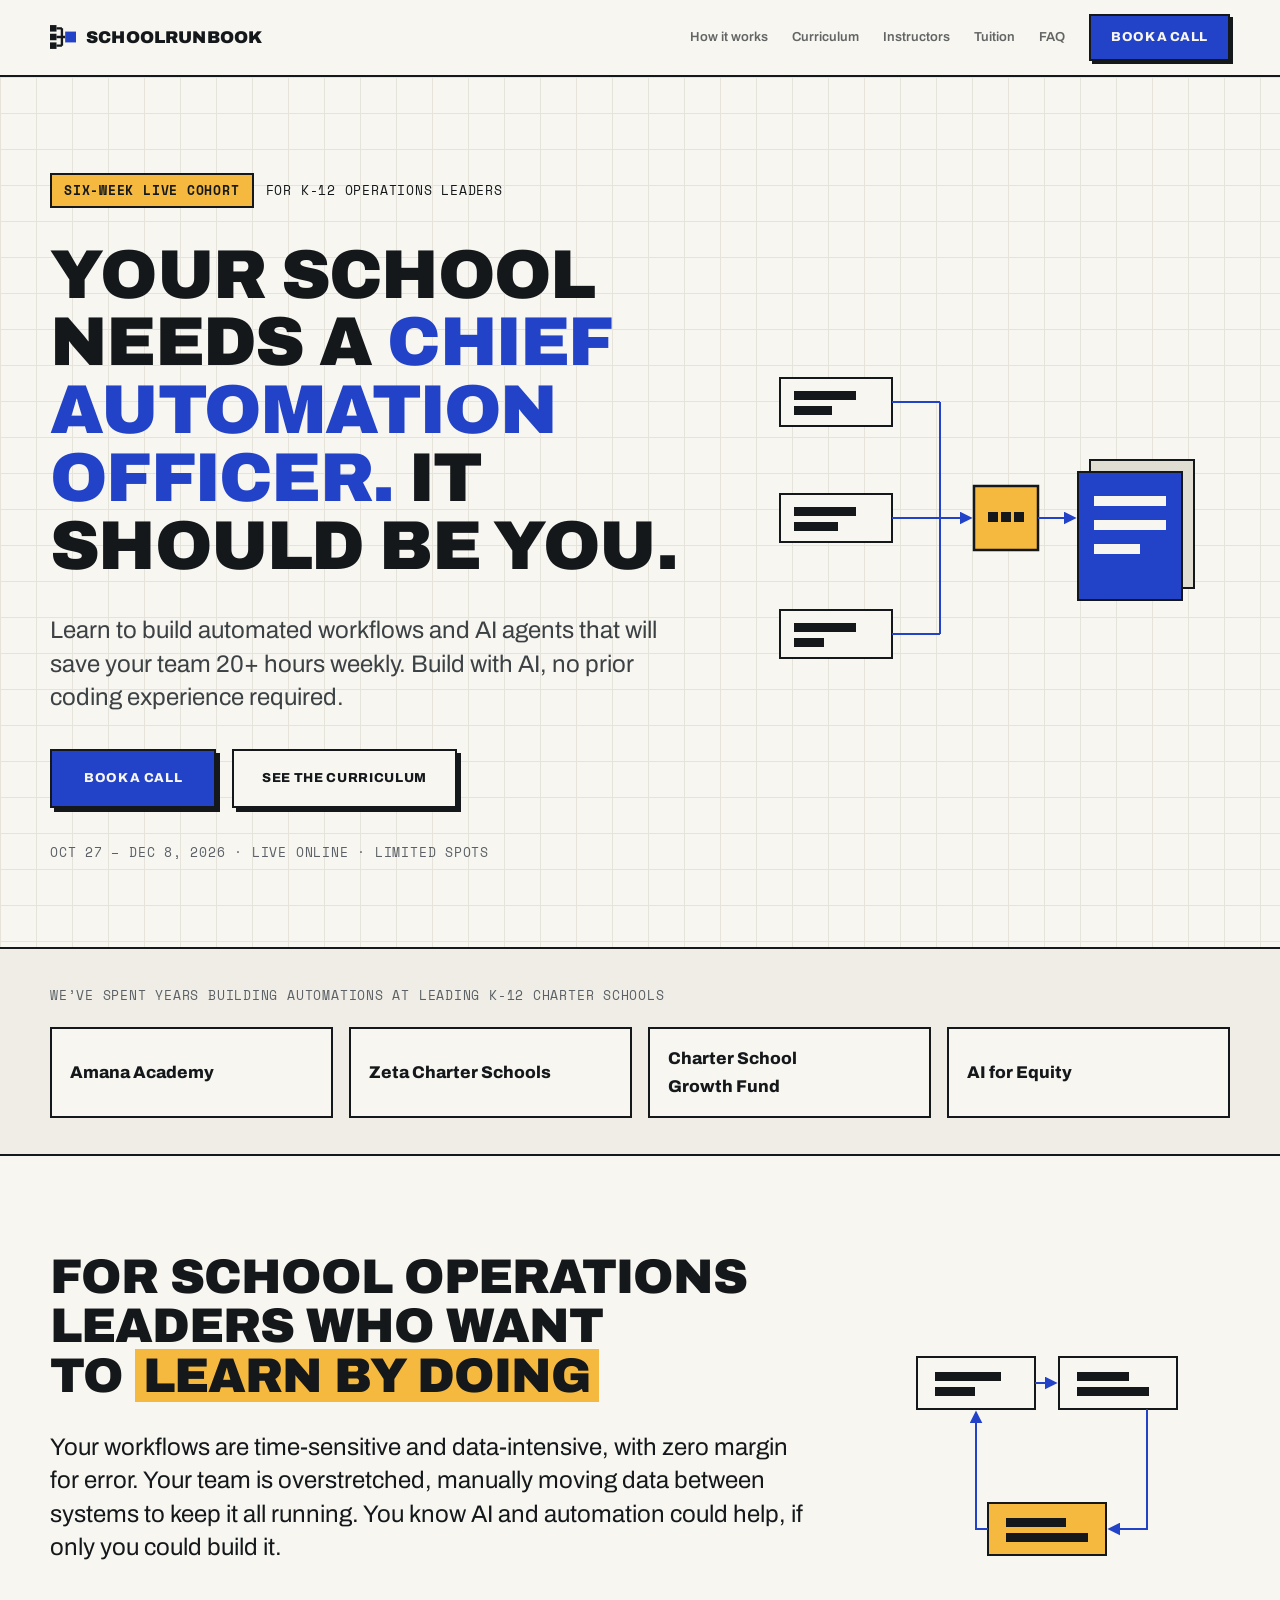
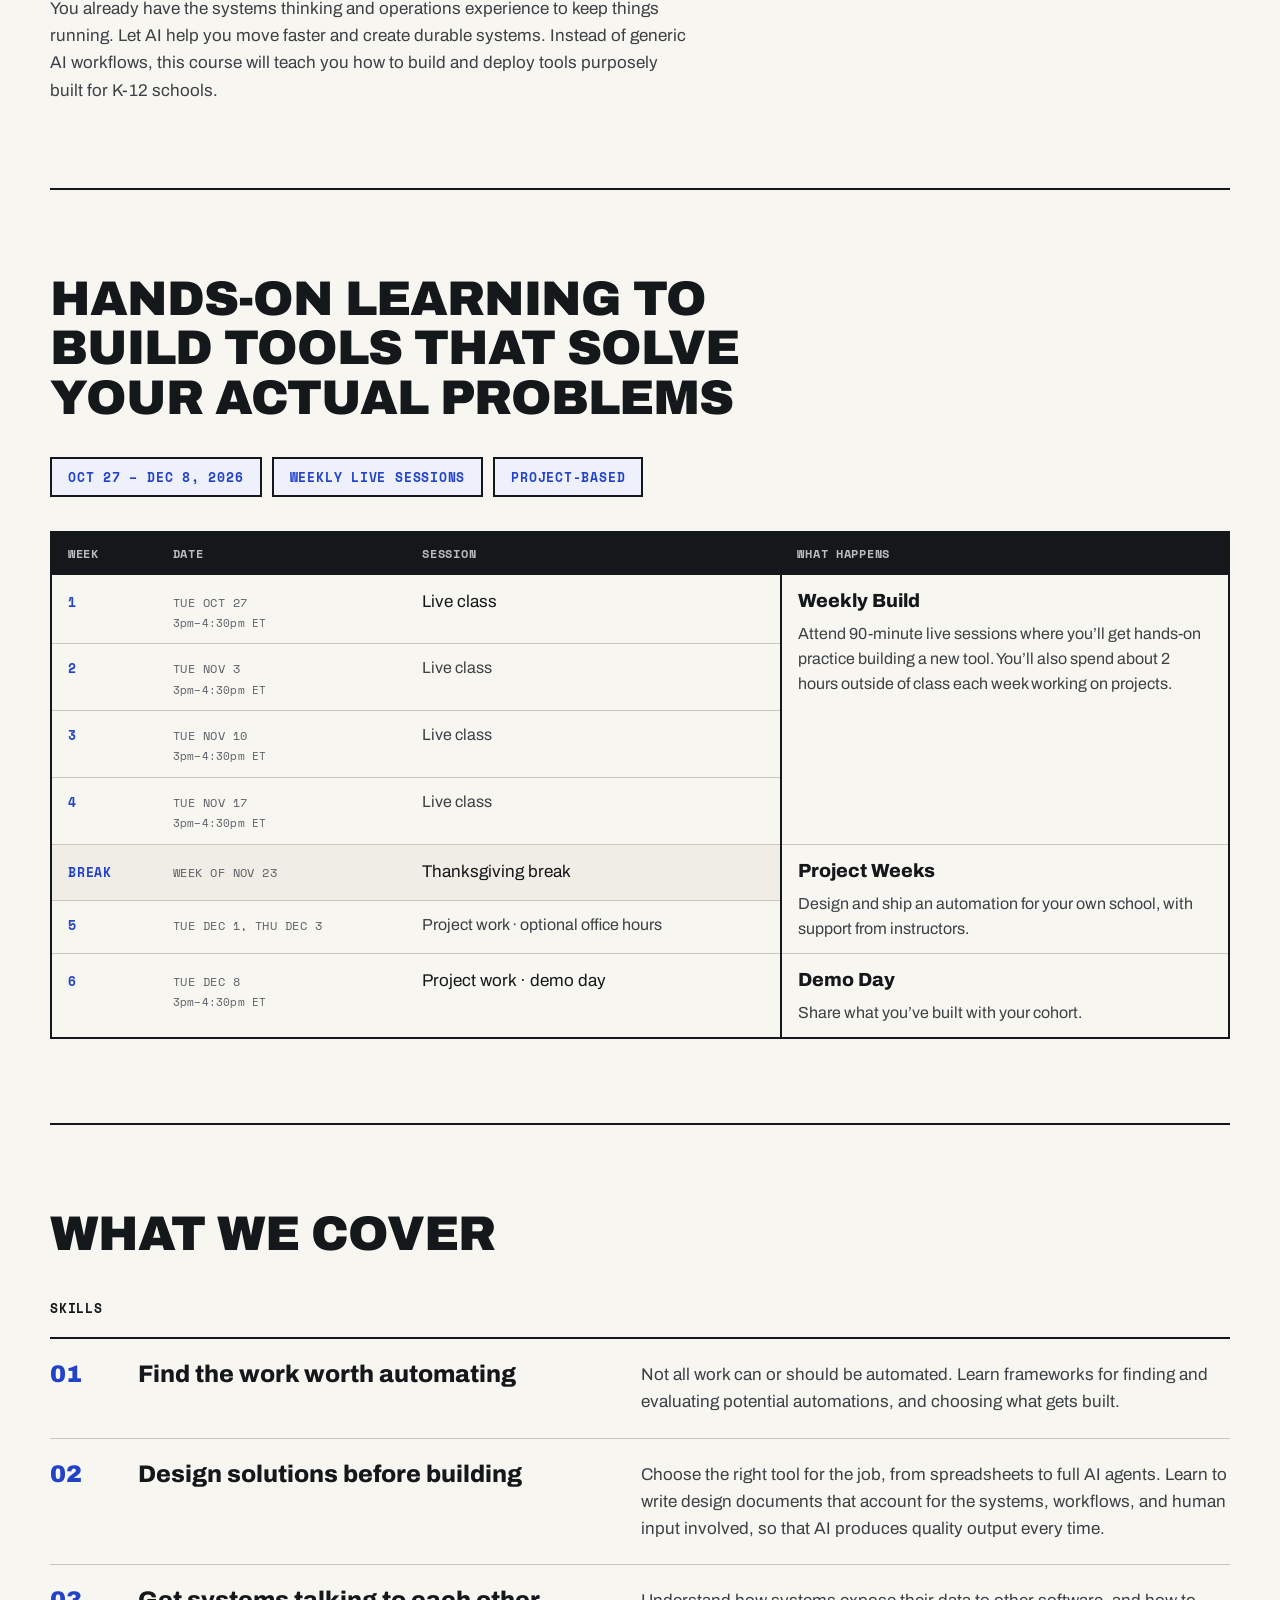
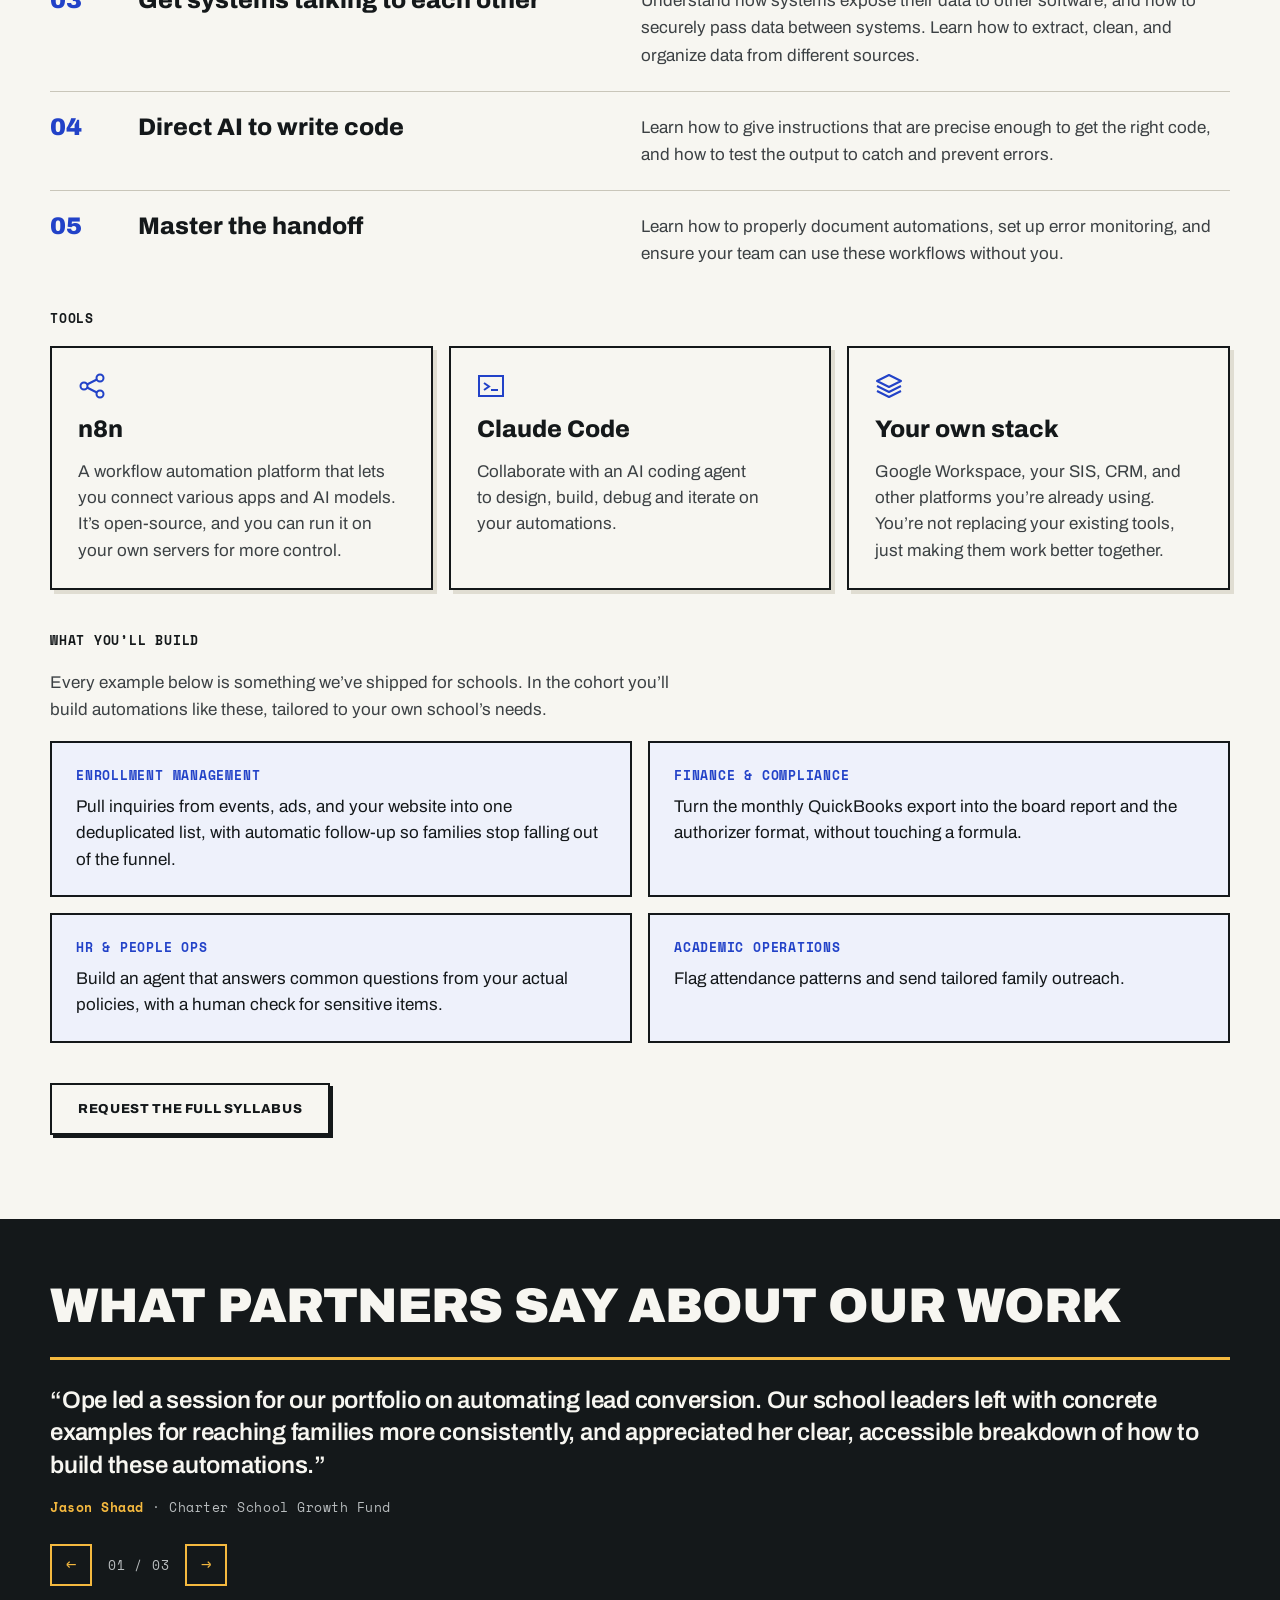
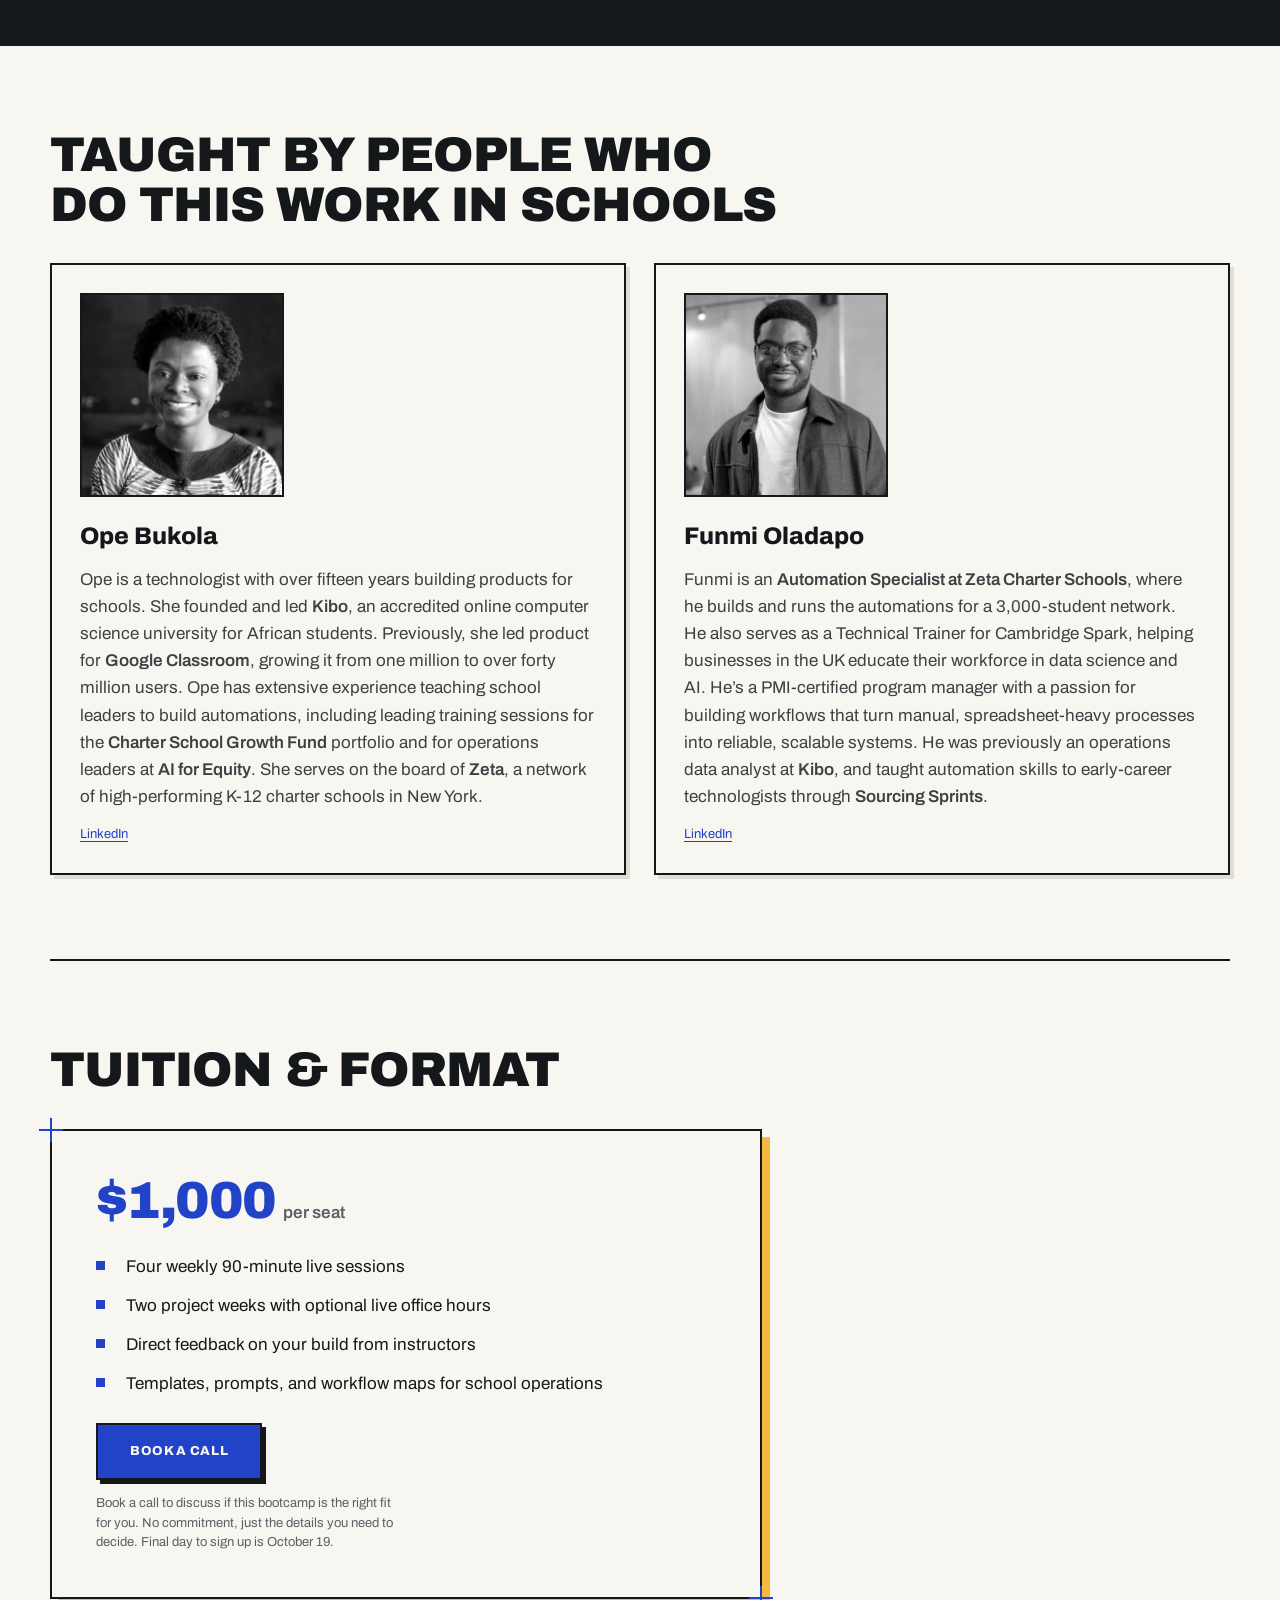
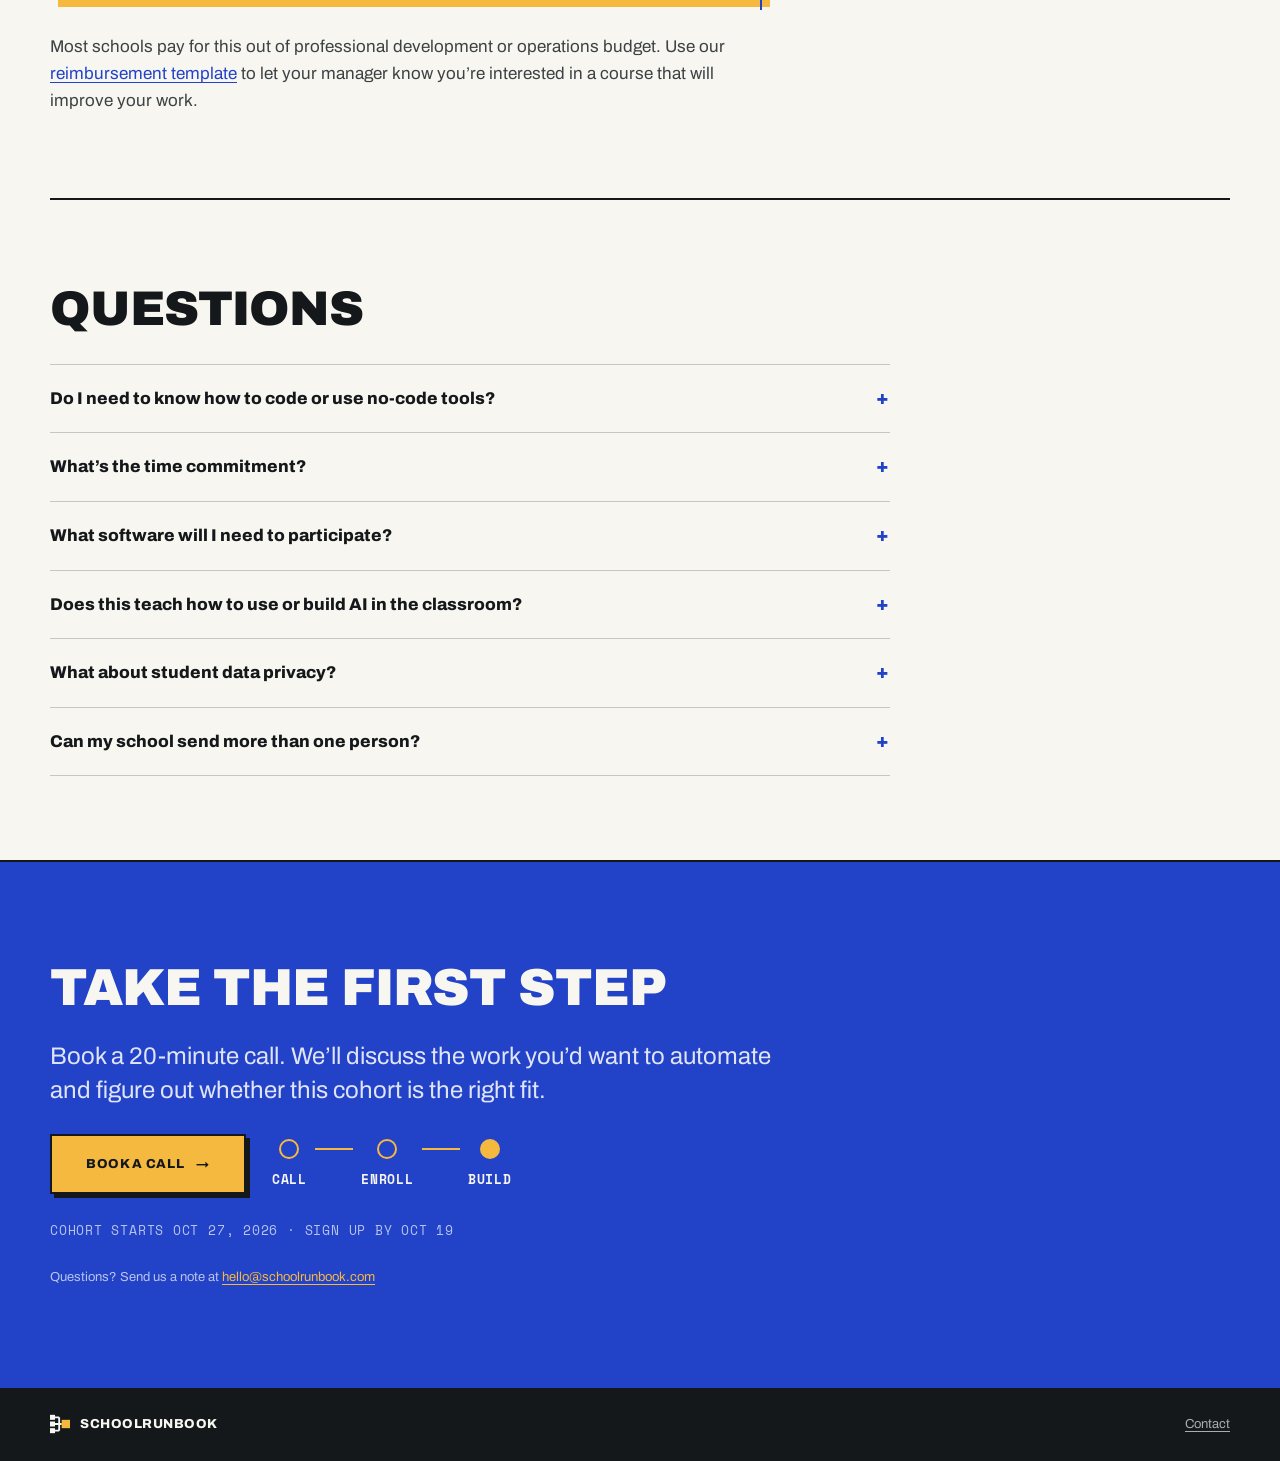
<file: index.html>
<!DOCTYPE html>
<html lang="en">

<head>
  <meta charset="utf-8">
  <meta name="viewport" content="width=device-width, initial-scale=1">
  <title>SchoolRunbook — Six-week live cohort for K-12 operations leaders</title>
  <link rel="icon" href="uploads/favicon.svg" type="image/svg+xml">
  <link rel="apple-touch-icon" sizes="180x180" href="uploads/apple-touch-icon-180.png">
  <meta name="description"
    content="Learn to build automated workflows and AI agents that will save your team 20+ hours weekly. Build with AI, no prior coding experience required.">
  <link rel="preconnect" href="https://fonts.googleapis.com">
  <link rel="preconnect" href="https://fonts.gstatic.com" crossorigin>
  <link rel="stylesheet"
    href="https://fonts.googleapis.com/css2?family=Archivo:wght@400..900&amp;family=Space+Mono:wght@400;700&amp;display=swap">
  <link rel="stylesheet" href="styles.css">
</head>

<body>

  <header class="site-header">
    <div class="header-inner">
      <a class="brand" href="#top"><svg aria-hidden="true" viewBox="0 0 24 24" class="brand-mark" fill="none">
          <g fill="#14181a">
            <rect x="0" y="1" width="6" height="6"></rect>
            <rect x="0" y="9" width="6" height="6"></rect>
            <rect x="0" y="17" width="6" height="6"></rect>
          </g>
          <g stroke="#14181a" stroke-width="2.2">
            <path d="M6 4 H11 M6 12 H11 M6 20 H11 M11 4 V20 M11 12 H14"></path>
          </g>
          <rect x="14" y="7" width="10" height="10" fill="#2242c8"></rect>
        </svg>SchoolRunbook</a>
      <nav class="nav" aria-label="Section navigation">
        <a class="nav-link" href="#how-it-works">How it works</a>
        <a class="nav-link" href="#curriculum">Curriculum</a>
        <a class="nav-link" href="#instructors">Instructors</a>
        <a class="nav-link" href="#tuition">Tuition</a>
        <a class="nav-link" href="#faq">FAQ</a>
        <a class="btn btn--primary btn--nav" href="https://app.onecal.io/b/opebukola/school-ops-ai-bootcamp"
          target="_blank" rel="noopener">Book a call</a>
      </nav>
    </div>
  </header>

  <section id="top" class="hero">
    <div class="hero-inner">
      <div class="hero-copy">
        <div class="eyebrow">
          <span class="tag">Six-week live cohort</span>
          <span class="eyebrow-rest">for K-12 operations leaders</span>
        </div>
        <h1 class="h1">Your school needs a <span class="blue">Chief Automation Officer.</span> It should be you.</h1>
        <p class="hero-lede">Learn to build automated workflows and AI agents that will save your team 20+ hours weekly.
          Build with AI, no prior coding experience required.</p>
        <div class="hero-actions">
          <a class="btn btn--primary" href="https://app.onecal.io/b/opebukola/school-ops-ai-bootcamp" target="_blank"
            rel="noopener">Book a call</a>
          <a class="btn btn--secondary" href="#curriculum">See the curriculum</a>
        </div>
        <p class="mono-meta">Oct 27 – Dec 8, 2026 · Live online · Limited spots</p>
      </div>
      <div class="hero-figure" aria-hidden="true">
        <svg viewBox="0 0 440 340" class="hero-svg" fill="none">
          <defs>
            <marker id="bp-ah" viewBox="0 0 10 10" refX="8" refY="5" markerWidth="6.5" markerHeight="6.5"
              orient="auto-start-reverse">
              <path d="M0 0 L10 5 L0 10 Z" fill="#2242c8"></path>
            </marker>
          </defs>
          <g stroke="#14181a" stroke-width="2" fill="#f7f6f1">
            <rect x="6" y="30" width="112" height="48"></rect>
            <rect x="6" y="146" width="112" height="48"></rect>
            <rect x="6" y="262" width="112" height="48"></rect>
          </g>
          <g fill="#14181a">
            <rect x="20" y="43" width="62" height="9"></rect>
            <rect x="20" y="58" width="38" height="9"></rect>
            <rect x="20" y="159" width="62" height="9"></rect>
            <rect x="20" y="174" width="44" height="9"></rect>
            <rect x="20" y="275" width="62" height="9"></rect>
            <rect x="20" y="290" width="30" height="9"></rect>
          </g>
          <g stroke="#2242c8" stroke-width="2">
            <path d="M118 54 H166 M118 170 H166 M118 286 H166 M166 54 V286 M166 170 H196" marker-end="url(#bp-ah)">
            </path>
          </g>
          <rect x="200" y="138" width="64" height="64" fill="#f5b93f" stroke="#14181a" stroke-width="2.5"></rect>
          <g fill="#14181a">
            <rect x="214" y="164" width="10" height="10"></rect>
            <rect x="227" y="164" width="10" height="10"></rect>
            <rect x="240" y="164" width="10" height="10"></rect>
          </g>
          <path d="M264 170 H300" stroke="#2242c8" stroke-width="2" marker-end="url(#bp-ah)"></path>
          <g stroke="#14181a" stroke-width="2">
            <rect x="316" y="112" width="104" height="128" fill="#e0ddd2"></rect>
            <rect x="304" y="124" width="104" height="128" fill="#2242c8"></rect>
          </g>
          <g fill="#f7f6f1">
            <rect x="320" y="148" width="72" height="10"></rect>
            <rect x="320" y="172" width="72" height="10"></rect>
            <rect x="320" y="196" width="46" height="10"></rect>
          </g>
        </svg>
      </div>
    </div>
  </section>

  <section class="logo-strip">
    <div class="logo-strip-inner">
      <p class="mono-meta">We’ve spent years building automations at leading K-12 charter schools</p>
      <div class="logo-grid grid-4">
        <div class="logo-box">Amana Academy</div>
        <div class="logo-box">Zeta Charter Schools</div>
        <div class="logo-box">Charter School Growth Fund</div>
        <div class="logo-box">AI for Equity</div>
      </div>
    </div>
  </section>

  <div class="wrap">

    <section id="program" class="program">
      <div class="program-copy">
        <h2 class="h2 program-h2">For school operations leaders who want to <span class="mark">learn by doing</span>
        </h2>
        <p class="program-lede">Your workflows are time-sensitive and data-intensive, with zero margin for error. Your
          team is overstretched, manually moving data between systems to keep it all running. You know AI and automation
          could help, if only you could build it.</p>
        <p class="program-body">You already have the systems thinking and operations experience to keep things running.
          Let AI help you move faster and create durable systems. Instead of generic AI workflows, this course will
          teach you how to build and deploy tools purposely built for K-12 schools.</p>
      </div>
      <div class="program-figure" aria-hidden="true">
        <svg viewBox="0 0 300 278" class="program-svg" fill="none">
          <defs>
            <marker id="bp-ah2" viewBox="0 0 10 10" refX="8" refY="5" markerWidth="6.5" markerHeight="6.5"
              orient="auto-start-reverse">
              <path d="M0 0 L10 5 L0 10 Z" fill="#2242c8"></path>
            </marker>
          </defs>
          <g stroke="#14181a" stroke-width="2">
            <rect x="20" y="18" width="118" height="52" fill="#f7f6f1"></rect>
            <rect x="162" y="18" width="118" height="52" fill="#f7f6f1"></rect>
            <rect x="91" y="164" width="118" height="52" fill="#f5b93f"></rect>
          </g>
          <g fill="#14181a">
            <rect x="38" y="33" width="66" height="9"></rect>
            <rect x="38" y="48" width="40" height="9"></rect>
            <rect x="180" y="33" width="52" height="9"></rect>
            <rect x="180" y="48" width="72" height="9"></rect>
            <rect x="109" y="179" width="60" height="9"></rect>
            <rect x="109" y="194" width="82" height="9"></rect>
          </g>
          <g stroke="#2242c8" stroke-width="2">
            <path d="M138 44 H158" marker-end="url(#bp-ah2)"></path>
            <path d="M250 70 V190 H213" marker-end="url(#bp-ah2)"></path>
            <path d="M91 190 H79 V74" marker-end="url(#bp-ah2)"></path>
          </g>
        </svg>
      </div>
    </section>

    <section id="how-it-works" class="how">
      <h2 class="h2 how-h2">Hands-on learning to build tools that solve your actual problems</h2>
      <div class="chips">
        <span class="chip">Oct 27 – Dec 8, 2026</span>
        <span class="chip">Weekly live sessions</span>
        <span class="chip">Project-based</span>
      </div>
      <table class="schedule schedule--program">
        <caption class="schedule-caption">Cohort schedule</caption>
        <thead>
          <tr>
            <th scope="col">Week</th>
            <th scope="col">Date</th>
            <th scope="col">Session</th>
            <th scope="col">What happens</th>
          </tr>
        </thead>
        <tbody>
          <tr>
            <th scope="row">1</th>
            <td class="schedule-date">Tue Oct 27 <span class="schedule-time">3pm–4:30pm ET</span></td>
            <td>Live class</td>
            <td class="schedule-detail" rowspan="4">
              <p class="detail-title">Weekly Build</p>
              <p class="detail-body">Attend 90-minute live sessions where you’ll get hands-on practice building a new
                tool. You’ll also spend about 2 hours outside of class each week working on projects.</p>
            </td>
          </tr>
          <tr>
            <th scope="row">2</th>
            <td class="schedule-date">Tue Nov 3 <span class="schedule-time">3pm–4:30pm ET</span></td>
            <td>Live class</td>
          </tr>
          <tr>
            <th scope="row">3</th>
            <td class="schedule-date">Tue Nov 10 <span class="schedule-time">3pm–4:30pm ET</span></td>
            <td>Live class</td>
          </tr>
          <tr>
            <th scope="row">4</th>
            <td class="schedule-date">Tue Nov 17 <span class="schedule-time">3pm–4:30pm ET</span></td>
            <td>Live class</td>
          </tr>
          <tr class="schedule-break">
            <th scope="row">Break</th>
            <td class="schedule-date">Week of Nov 23</td>
            <td>Thanksgiving break</td>
            <td class="schedule-detail" rowspan="2">
              <p class="detail-title">Project Weeks</p>
              <p class="detail-body">Design and ship an automation for your own school, with support from
                instructors.</p>
            </td>
          </tr>
          <tr>
            <th scope="row">5</th>
            <td class="schedule-date">Tue Dec 1, Thu Dec 3</td>
            <td>Project work · optional office hours</td>
          </tr>
          <tr>
            <th scope="row">6</th>
            <td class="schedule-date">Tue Dec 8 <span class="schedule-time">3pm–4:30pm ET</span></td>
            <td>Project work · demo day</td>
            <td class="schedule-detail">
              <p class="detail-title">Demo Day</p>
              <p class="detail-body">Share what you’ve built with your cohort.</p>
            </td>
          </tr>
        </tbody>
      </table>
      <div class="rule-grid">
        <div class="rule-cell">
          <h3 class="cell-title">Weekly Build</h3>
          <div class="cell-when">
            <p class="cell-label">Weeks 1–4 · Tuesdays 3:00–4:30pm ET</p>
            <p class="cell-dates">Oct 27 – Nov 17</p>
          </div>
          <p class="cell-body">Attend 90-minute live sessions where you’ll get hands-on practice building a new tool.
            You’ll also spend about 2 hours outside of class each week working on projects.</p>
        </div>
        <div class="rule-cell">
          <h3 class="cell-title">Project Weeks</h3>
          <div class="cell-when">
            <p class="cell-label">Weeks 5–6 · Optional office hours</p>
            <p class="cell-dates">Tue Dec 1 and Thu Dec 3</p>
          </div>
          <p class="cell-body">Design and ship an automation for your own school, with support from instructors.</p>
        </div>
        <div class="rule-cell">
          <h3 class="cell-title">Demo Day</h3>
          <div class="cell-when">
            <p class="cell-label">Week 6 · 3:00–4:30pm ET</p>
            <p class="cell-dates">Tue Dec 8</p>
          </div>
          <p class="cell-body">Share what you’ve built with your cohort.</p>
        </div>
      </div>
    </section>

    <section id="curriculum" class="curriculum">
      <div class="curriculum-head">
        <h2 class="h2">What we cover</h2>
      </div>

      <div class="skills">
        <h3 class="mono-head mono-head--skills">Skills</h3>
        <div class="skill-row skill-row--first">
          <span class="skill-num">01</span>
          <h3 class="skill-title">Find the work worth automating</h3>
          <p class="skill-body">Not all work can or should be automated. Learn frameworks for finding and evaluating
            potential automations, and choosing what gets built.</p>
        </div>
        <div class="skill-row">
          <span class="skill-num">02</span>
          <h3 class="skill-title">Design solutions before building</h3>
          <p class="skill-body">Choose the right tool for the job, from spreadsheets to full AI agents. Learn to write
            design documents that account for the systems, workflows, and human input involved, so that AI produces
            quality output every time.&nbsp;</p>
        </div>
        <div class="skill-row">
          <span class="skill-num">03</span>
          <h3 class="skill-title">Get systems talking to each other</h3>
          <p class="skill-body">Understand how systems expose their data to other software, and how to securely pass
            data between systems. Learn how to extract, clean, and organize data from different sources.</p>
        </div>
        <div class="skill-row">
          <span class="skill-num">04</span>
          <h3 class="skill-title">Direct AI to write code</h3>
          <p class="skill-body">Learn how to give instructions that are precise enough to get the right code, and how to
            test the output to catch and prevent errors.</p>
        </div>
        <div class="skill-row skill-row--last">
          <span class="skill-num">05</span>
          <h3 class="skill-title">Master the handoff</h3>
          <p class="skill-body">Learn how to properly document automations, set up error monitoring, and ensure your
            team can use these workflows without you.</p>
        </div>
      </div>

      <div class="tools">
        <h3 class="mono-head">Tools</h3>
        <div class="tool-grid grid-3">
          <article class="tool-card">
            <svg aria-hidden="true" viewBox="0 0 28 28" class="tool-icon" fill="none" stroke="#2242c8" stroke-width="2">
              <circle cx="6" cy="14" r="3.5"></circle>
              <circle cx="22" cy="6" r="3.5"></circle>
              <circle cx="22" cy="22" r="3.5"></circle>
              <path d="M9 12.5 L18.8 7.5 M9 15.5 L18.8 20.5"></path>
            </svg>
            <h4 class="tool-title">n8n</h4>
            <p class="tool-body">A workflow automation platform that lets you connect various apps and AI models. It’s
              open-source, and you can run it on your own servers for more control.</p>
          </article>
          <article class="tool-card">
            <svg aria-hidden="true" viewBox="0 0 28 28" class="tool-icon" fill="none" stroke="#2242c8" stroke-width="2">
              <rect x="2" y="4" width="24" height="20"></rect>
              <path d="M7 11 L12 14.5 L7 18 M14 18 H21"></path>
            </svg>
            <h4 class="tool-title">Claude Code</h4>
            <p class="tool-body">Collaborate with an AI coding agent to design, build, debug and iterate on your
              automations.</p>
          </article>
          <article class="tool-card">
            <svg aria-hidden="true" viewBox="0 0 28 28" class="tool-icon" fill="none" stroke="#2242c8" stroke-width="2"
              stroke-linejoin="round">
              <path d="M14 3 L26 9 L14 15 L2 9 Z"></path>
              <path d="M2 14 L14 20 L26 14"></path>
              <path d="M2 19 L14 25 L26 19"></path>
            </svg>
            <h4 class="tool-title">Your own stack</h4>
            <p class="tool-body">Google Workspace, your SIS, CRM, and other platforms you’re already using. You’re not
              replacing your existing tools, just making them work better together.</p>
          </article>
        </div>
      </div>

      <div class="builds">
        <h3 class="mono-head">What you’ll build</h3>
        <p class="builds-intro">Every example below is something we’ve shipped for schools. In the cohort you’ll build
          automations like these, tailored to your own school’s needs.</p>
        <div class="build-grid grid-2">
          <article class="build-card"><span class="build-label">Enrollment management</span>
            <p class="build-body">Pull inquiries from events, ads, and your website into one deduplicated
              list, with automatic follow-up so families stop falling out of the funnel.</p>
          </article>
          <article class="build-card"><span class="build-label">Finance &amp; compliance</span>
            <p class="build-body">Turn the monthly QuickBooks export into the board report and the authorizer format,
              without touching a formula.</p>
          </article>
          <article class="build-card"><span class="build-label">HR &amp; people ops</span>
            <p class="build-body"> Build an agent that answers common questions from your actual policies,
              with a human check for sensitive items.</p>
          </article>
          <article class="build-card"><span class="build-label">Academic operations</span>
            <p class="build-body">Flag attendance patterns and send tailored family outreach.</p>
          </article>
        </div>
      </div>

      <div><a class="btn btn--outline" href="mailto:hello@schoolrunbook.com?subject=Full%20syllabus%20request">Request
          the full syllabus</a></div>
    </section>

  </div>

  <section class="quotes">
    <div class="quotes-inner">
      <h2 class="h2">What partners say about our work</h2>
      <div class="carousel-viewport">
        <div class="carousel-track" data-carousel-track>
          <figure class="quote">
            <blockquote class="quote-text">“Ope led a session for our portfolio on automating lead conversion. Our
              school leaders left with concrete examples for reaching families more consistently, and appreciated her
              clear, accessible breakdown of how to build these automations.”</blockquote>
            <figcaption class="quote-caption"><strong>Jason Shaad</strong> · Charter School Growth Fund</figcaption>
          </figure>
          <figure class="quote">
            <blockquote class="quote-text">“Ope and Funmi built automations to address problems for our school leaders,
              ranging from monthly tech compliance checks to teacher scheduling. They shipped working tools, and handed
              each one off with documentation and a walkthrough. I’m consistently impressed by what they’re able to
              build.”</blockquote>
            <figcaption class="quote-caption"><strong>Alex Horowitz</strong> · Chief Program Officer, AI for Equity
            </figcaption>
          </figure>
          <figure class="quote">
            <blockquote class="quote-text">“Funmi has built automations that simplify staff reporting,
              teacher placement and keeping information up to date across our systems. He understands the practical
              needs of school operations and turns complex requirements into useful tools that reduce manual work and
              make information easier for our teams to access.”</blockquote>
            <figcaption class="quote-caption"><strong>Prianka Zaman</strong> · Associate Director of People Operations
              Systems, Zeta Charter Schools</figcaption>
          </figure>
        </div>
      </div>
      <div class="carousel-controls">
        <button type="button" class="carousel-btn" aria-label="Previous quote" data-carousel-prev>←</button>
        <span class="carousel-counter" data-carousel-counter aria-live="polite">01 / 03</span>
        <button type="button" class="carousel-btn" aria-label="Next quote" data-carousel-next>→</button>
      </div>
    </div>
  </section>

  <div class="wrap">

    <section id="instructors" class="instructors">
      <h2 class="h2 instructors-h2">Taught by people who do this work in schools</h2>
      <div class="instructor-grid grid-2">
        <article class="instructor-card">
          <div class="photo-frame">
            <img class="photo photo--ope" src="uploads/ope.jpeg" alt="Ope Bukola" width="200" height="200">
          </div>
          <div class="instructor-copy">
            <h3 class="instructor-name">Ope Bukola</h3>
            <p class="instructor-bio">Ope is a technologist with over fifteen years building products for schools. She
              founded and led <strong>Kibo</strong>, an accredited online computer science university for African
              students. Previously, she led product for <strong>Google Classroom</strong>, growing it from one million
              to over forty million users. Ope has extensive experience teaching school leaders to build automations,
              including leading training sessions for the <strong>Charter School Growth Fund</strong> portfolio and for
              operations leaders at <strong>AI for Equity</strong>. She serves on the board of <strong>Zeta</strong>, a
              network of high-performing K-12 charter schools in New York.</p>
            <p class="instructor-link"><a href="https://linkedin.com/in/opebukola" target="_blank"
                rel="noopener">LinkedIn</a></p>
          </div>
        </article>
        <article class="instructor-card">
          <div class="photo-frame">
            <img class="photo photo--funmi" src="uploads/funmi.jpeg" alt="Funmi Oladapo" width="200" height="200">
          </div>
          <div class="instructor-copy">
            <h3 class="instructor-name">Funmi Oladapo</h3>
            <p class="instructor-bio">Funmi is an <strong>Automation Specialist at Zeta Charter Schools</strong>, where
              he builds and runs the automations for a 3,000-student network. He also serves as a Technical Trainer for
              Cambridge Spark, helping businesses in the UK educate their workforce in data science and AI. He’s a
              PMI-certified program manager with a passion for building workflows that turn manual, spreadsheet-heavy
              processes into reliable, scalable systems. He was previously an operations data analyst at
              <strong>Kibo</strong>, and taught automation skills to early-career technologists through <strong>Sourcing
                Sprints</strong>.
            </p>
            <p class="instructor-link"><a href="https://www.linkedin.com/in/oluwafunminiyioladapo/" target="_blank"
                rel="noopener">LinkedIn</a></p>
          </div>
        </article>
      </div>
    </section>

    <section id="tuition" class="tuition">
      <h2 class="h2">Tuition &amp; format</h2>
      <div class="tuition-card">
        <svg aria-hidden="true" viewBox="0 0 24 24" class="crosshair crosshair--tl">
          <path d="M12 0 V24 M0 12 H24" stroke="#2242c8" stroke-width="2"></path>
        </svg>
        <svg aria-hidden="true" viewBox="0 0 24 24" class="crosshair crosshair--br">
          <path d="M12 0 V24 M0 12 H24" stroke="#2242c8" stroke-width="2"></path>
        </svg>
        <p class="price">$1,000 <span class="price-unit">per seat</span></p>
        <ul class="tuition-list">
          <li><span class="bullet"></span><span>Four weekly 90-minute live sessions</span></li>
          <li><span class="bullet"></span><span>Two project weeks with optional live office hours</span></li>
          <li><span class="bullet"></span><span>Direct feedback on your build from instructors</span></li>
          <li><span class="bullet"></span><span>Templates, prompts, and workflow maps for school operations</span></li>
        </ul>
        <div class="tuition-cta">
          <a class="btn btn--primary btn--tuition" href="https://app.onecal.io/b/opebukola/school-ops-ai-bootcamp"
            target="_blank" rel="noopener">Book a call</a>
          <p class="tuition-note">Book a call to discuss if this bootcamp is the right fit for you. No commitment, just
            the details you need to decide. Final day to sign up is October 19.</p>
        </div>
      </div>
      <p class="tuition-reimburse">Most schools pay for this out of professional development or operations budget. Use
        our <a href="https://docs.google.com/document/d/1ceFCR1zkch9ToUp9NZDBjk29moKRmifsuY_CyIdZi98/preview?tab=t.0"
          target="_blank" rel="noopener">reimbursement template</a> to let your manager know you’re interested in a
        course that will improve your work.</p>
    </section>

    <section id="faq" class="faq">
      <h2 class="h2">Questions</h2>
      <div class="faq-list">
        <details class="faq-item">
          <summary class="faq-summary"><span class="faq-q">Do I need to know how to code or use no-code
              tools?</span><span class="faq-plus" data-plus aria-hidden="true">+</span></summary>
          <p class="faq-a">Nope! No coding experience is necessary to take the class. We’ll teach you everything you
            need to know to start building automations using Claude Code. When there’s code, Claude writes it and you
            verify the results — learning to direct and review it is the skill we’re teaching.</p>
        </details>
        <details class="faq-item">
          <summary class="faq-summary"><span class="faq-q">What’s the time commitment?</span><span class="faq-plus"
              data-plus aria-hidden="true">+</span></summary>
          <p class="faq-a">This bootcamp was built for busy professionals. You’ll attend a weekly 90-minute live class
            in weeks 1–4, and will also spend about 2 hours outside of class each week on your own build. Plan for about
            30 hours total over the program, including time spent on your final project.</p>
        </details>
        <details class="faq-item">
          <summary class="faq-summary"><span class="faq-q">What software will I need to participate?</span><span
              class="faq-plus" data-plus aria-hidden="true">+</span></summary>
          <p class="faq-a">n8n and Claude, plus the systems your school already uses.</p>
        </details>
        <details class="faq-item">
          <summary class="faq-summary"><span class="faq-q">Does this teach how to use or build AI in the
              classroom?</span><span class="faq-plus" data-plus aria-hidden="true">+</span></summary>
          <p class="faq-a">No, and deliberately so. Our primary focus is on school operations. We cover some academic
            operations, but don’t touch instruction or classroom AI.</p>
        </details>
        <details class="faq-item">
          <summary class="faq-summary"><span class="faq-q">What about student data privacy?</span><span class="faq-plus"
              data-plus aria-hidden="true">+</span></summary>
          <p class="faq-a">Covered in session two, before you build anything that touches student information. You’ll
            leave with a checklist for deciding what’s safe to automate — and several of the highest-value workflows in
            a school don’t touch student data at all.</p>
        </details>
        <details class="faq-item faq-item--last">
          <summary class="faq-summary"><span class="faq-q">Can my school send more than one person?</span><span
              class="faq-plus" data-plus aria-hidden="true">+</span></summary>
          <p class="faq-a">Yes, and we’d encourage it! Mention it on your call if two or more people plan to join from
            your school, and we’ll provide a small discount.</p>
        </details>
      </div>
    </section>

  </div>

  <section id="register" class="register">
    <div class="register-inner">
      <h2 class="h2 register-h2">Take the first step</h2>
      <p class="register-lede">Book a 20-minute call. We’ll discuss the work you’d want to automate and figure out
        whether this cohort is the right fit.</p>
      <div class="register-row">
        <a class="btn btn--amber" href="https://app.onecal.io/b/opebukola/school-ops-ai-bootcamp" target="_blank"
          rel="noopener">Book a call <span aria-hidden="true">→</span></a>
        <div class="stepper" aria-hidden="true"><span class="dot"></span><span class="connector"></span><span
            class="dot"></span><span class="connector"></span><span class="dot dot--filled"></span><span
            class="step-label step-label--1">Call</span><span class="step-label step-label--2">Enroll</span><span
            class="step-label step-label--3">Build</span></div>
      </div>
      <p class="register-meta">Cohort starts Oct 27, 2026 · Sign up by Oct 19</p>
      <p class="register-contact">Questions? Send us a note at&nbsp;<a class="contact-link"
          href="mailto:hello@schoolrunbook.com">hello@schoolrunbook.com</a></p>
    </div>
  </section>

  <footer class="site-footer">
    <div class="footer-inner">
      <span class="footer-brand"><svg aria-hidden="true" viewBox="0 0 24 24" class="footer-mark" fill="none">
          <g fill="#f7f6f1">
            <rect x="0" y="1" width="6" height="6"></rect>
            <rect x="0" y="9" width="6" height="6"></rect>
            <rect x="0" y="17" width="6" height="6"></rect>
          </g>
          <g stroke="#f7f6f1" stroke-width="2.2">
            <path d="M6 4 H11 M6 12 H11 M6 20 H11 M11 4 V20 M11 12 H14"></path>
          </g>
          <rect x="14" y="7" width="10" height="10" fill="#f5b93f"></rect>
        </svg>SchoolRunbook</span>
      <span class="footer-links"><a href="mailto:hello@schoolrunbook.com">Contact</a></span>
    </div>
  </footer>

  <script src="main.js" defer></script>
</body>

</html>
</file>
<file: styles.css>
/* ============================================================
   SchoolRunbook — neo-brutalist / blueprint landing page
   Tokens, then sections top → bottom, then responsive rules.
   Box model is content-box throughout (matches the design ref:
   e.g. the tuition card is 620 content + 44*2 pad + 2*2 border
   = 712, which is why the paragraph under it is max-width 712).
   ============================================================ */

:root {
  --paper: #f7f6f1;
  --paper-2: #efede5;
  --grid-line: #e6e4da;
  --soft-shadow: #e0ddd2;
  --hairline: #c9c6ba;
  --ink: #14181a;
  --ink-soft: #3c4144;
  --ink-muted: #5a6065;
  --blue: #2242c8;
  --blue-hover: #1a35a6;
  --blue-tint: #eef1fb;
  --amber: #f5b93f;
  --amber-hover: #ffd061;
  --on-blue: #dfe4f8;
  --on-blue-muted: #b9c4ec;
  --on-ink: #b9bdbf;
  --on-ink-muted: #a9adaf;

  --sans: Archivo, sans-serif;
  --mono: 'Space Mono', monospace;

  --content: 1180px;
  --gutter: 32px;
}

/* ---------- base ---------- */

html {
  scroll-behavior: smooth;
  scroll-padding-top: 90px;
}

body {
  margin: 0;
  background: var(--paper);
  color: var(--ink);
  font-family: var(--sans);
  font-size: 17px;
  line-height: 1.6;
  text-wrap: pretty;
  overflow-x: clip;
  -webkit-font-smoothing: antialiased;
}

::selection {
  background: var(--amber);
  color: var(--ink);
}

:focus-visible {
  outline: 2px solid var(--blue);
  outline-offset: 2px;
}

a {
  color: var(--blue);
  text-underline-offset: 3px;
}

a:hover {
  color: var(--ink);
}

img {
  max-width: 100%;
}

@media (prefers-reduced-motion: reduce) {
  html { scroll-behavior: auto; }
  * { transition-duration: 0.01ms !important; }
}

/* ---------- shared layout ---------- */

.wrap {
  max-width: var(--content);
  margin: 0 auto;
  padding: 0 var(--gutter);
}

/* ---------- shared type ---------- */

.h1 {
  font-family: var(--sans);
  font-weight: 900;
  font-size: clamp(32px, 5.4vw, 76px);
  line-height: 0.98;
  letter-spacing: -0.025em;
  word-spacing: 0.08em;
  text-transform: uppercase;
  margin: 0;
  max-width: 22ch;
}

.h2 {
  font-family: var(--sans);
  font-weight: 900;
  font-size: clamp(24px, 3.8vw, 52px);
  line-height: 1.02;
  letter-spacing: -0.02em;
  word-spacing: 0.08em;
  text-transform: uppercase;
  text-wrap: balance;
  margin: 0;
}

.blue { color: var(--blue); }

.mark {
  background: var(--amber);
  padding: 0 8px;
}

/* The 13px mono label: 13 / ls .06em / uppercase / 700 */
.mono-meta,
.mono-head,
.chip,
.cell-label,
.cell-dates,
.build-label,
.step-label,
.register-meta {
  font-family: var(--mono);
  font-size: 13px;
  letter-spacing: 0.06em;
  text-transform: uppercase;
  font-weight: 700;
}

/* the running meta lines are the 400 variant of the label */
.mono-meta,
.cell-dates,
.register-meta {
  font-weight: 400;
}

.mono-meta {
  margin: 0;
  color: var(--ink-muted);
}

.mono-head { margin: 0; }

/* ---------- buttons ---------- */

.btn {
  display: inline-block;
  font-family: var(--sans);
  font-weight: 800;
  font-size: 13px;
  letter-spacing: 0.05em;
  text-transform: uppercase;
  text-decoration: none;
  padding: 17px 32px;
  border: 2px solid var(--ink);
  box-shadow: 4px 4px 0 var(--ink);
}

.btn--primary,
.btn--primary:hover {
  background: var(--blue);
  color: var(--paper);
}

.btn--primary:hover { background: var(--blue-hover); }

.btn--secondary,
.btn--secondary:hover {
  background: var(--paper);
  color: var(--ink);
  padding: 17px 28px;
}

.btn--secondary:hover { background: var(--amber); }

.btn--nav {
  letter-spacing: 0.04em;
  padding: 11px 20px;
  white-space: nowrap;
  box-shadow: 3px 3px 0 var(--ink);
}

.btn--outline,
.btn--outline:hover {
  background: var(--paper);
  color: var(--ink);
  padding: 14px 26px;
  box-shadow: 3px 3px 0 var(--ink);
}

.btn--outline:hover { background: var(--amber); }

.btn--amber,
.btn--amber:hover {
  background: var(--amber);
  color: var(--ink);
  padding: 18px 34px;
  display: inline-flex;
  align-items: center;
  gap: 12px;
}

.btn--amber:hover { background: var(--amber-hover); }

.btn--tuition { padding: 16px 32px; }

/* ---------- header ---------- */

.site-header {
  position: sticky;
  top: 0;
  z-index: 60;
  background: var(--paper);
  border-bottom: 2px solid var(--ink);
}

.header-inner {
  max-width: var(--content);
  margin: 0 auto;
  padding: 14px var(--gutter);
  display: flex;
  flex-wrap: wrap;
  align-items: center;
  gap: 12px 28px;
}

.brand,
.brand:hover {
  font-family: var(--sans);
  font-weight: 900;
  font-size: 17px;
  letter-spacing: 0.01em;
  text-transform: uppercase;
  color: var(--ink);
  text-decoration: none;
  white-space: nowrap;
  display: flex;
  align-items: center;
  gap: 10px;
}

.brand-mark {
  width: 26px;
  height: 26px;
  flex: none;
  display: block;
}

.nav {
  display: flex;
  flex-wrap: wrap;
  align-items: center;
  gap: 10px 24px;
  margin-left: auto;
  font-size: 13px;
  font-weight: 600;
}

.nav-link,
.nav-link:hover {
  color: var(--ink);
  text-decoration: none;
}

.nav-link { opacity: 0.65; }
.nav-link:hover { opacity: 1; }

/* ---------- hero ---------- */

.hero {
  border-bottom: 2px solid var(--ink);
  background-image:
    linear-gradient(var(--grid-line) 1px, transparent 1px),
    linear-gradient(90deg, var(--grid-line) 1px, transparent 1px);
  background-size: 36px 36px;
}

.hero-inner {
  max-width: var(--content);
  margin: 0 auto;
  padding: 96px var(--gutter) 84px;
  display: grid;
  grid-template-columns: minmax(0, 1.05fr) minmax(0, 0.75fr);
  gap: 48px;
  align-items: center;
}

.hero-copy {
  display: grid;
  gap: 34px;
}

.eyebrow {
  display: flex;
  align-items: center;
  gap: 12px;
  font-family: var(--mono);
  font-size: 13px;
  letter-spacing: 0.06em;
  text-transform: uppercase;
}

.tag {
  background: var(--amber);
  border: 2px solid var(--ink);
  padding: 5px 12px;
  font-weight: 700;
}

.eyebrow-rest { font-weight: 400; }

.hero-lede {
  margin: 0;
  font-size: clamp(17px, 2.2vw, 24px);
  line-height: 1.4;
  max-width: 48ch;
  color: var(--ink-soft);
}

.hero-actions {
  display: flex;
  flex-wrap: wrap;
  align-items: center;
  gap: 16px;
}

.hero-figure {
  min-width: 0;
  display: flex;
  justify-content: center;
}

.hero-svg {
  width: 100%;
  height: auto;
  display: block;
  max-width: 440px;
}

/* ---------- logo strip ---------- */

.logo-strip {
  border-bottom: 2px solid var(--ink);
  background: var(--paper-2);
}

.logo-strip-inner {
  max-width: var(--content);
  margin: 0 auto;
  padding: 36px var(--gutter);
  display: grid;
  gap: 22px;
}

.logo-grid {
  display: grid;
  grid-template-columns: repeat(4, minmax(0, 1fr));
  gap: 16px;
}

.logo-box {
  border: 2px solid var(--ink);
  background: var(--paper);
  padding: 16px 18px;
  display: flex;
  align-items: center;
  font-family: var(--sans);
  font-weight: 800;
  font-size: 17px;
}

/* ---------- who this is for ---------- */

.program {
  padding: 96px 0 84px;
  display: grid;
  grid-template-columns: minmax(0, 1.05fr) minmax(0, 0.5fr);
  gap: 48px;
  align-items: center;
}

.program-copy {
  display: grid;
  gap: 30px;
}

.program-h2 { max-width: 30ch; }

.program-lede {
  margin: 0;
  font-size: 24px;
  line-height: 1.4;
  max-width: 64ch;
}

.program-body {
  margin: 0;
  font-size: 17px;
  max-width: 64ch;
  color: var(--ink-soft);
}

.program-figure {
  min-width: 0;
  display: flex;
  justify-content: center;
}

.program-svg {
  width: 100%;
  height: auto;
  display: block;
  max-width: 300px;
}

/* ---------- how it works ---------- */

.how {
  padding: 84px 0;
  border-top: 2px solid var(--ink);
  display: grid;
  gap: 34px;
}

.how-h2 { max-width: 28ch; }

.chips {
  display: flex;
  flex-wrap: wrap;
  gap: 10px;
}

.chip {
  border: 2px solid var(--ink);
  padding: 8px 16px;
  background: var(--blue-tint);
  color: var(--blue);
}

/* gap:2px over an ink background paints the 2px rules between cells */
.rule-grid {
  display: grid;
  grid-template-columns: repeat(3, minmax(0, 1fr));
  gap: 2px;
  border: 2px solid var(--ink);
  background: var(--ink);
}

.rule-cell {
  background: var(--paper);
  padding: 30px 28px;
  display: grid;
  gap: 10px;
  align-content: start;
}

.cell-title {
  font-family: var(--sans);
  font-weight: 800;
  font-size: 24px;
  margin: 0;
}

.cell-label {
  margin: 0;
  color: var(--blue);
}

/* label carries the structure, dates sit under it in the quiet variant */
.cell-when {
  display: grid;
  gap: 5px;
}

.cell-dates {
  margin: 0;
  font-size: 12px;
  letter-spacing: 0.04em;
  color: var(--ink-muted);
}

.cell-body {
  margin: 0;
  font-size: 17px;
  line-height: 1.6;
  color: var(--ink-soft);
}

/* ---------- curriculum ---------- */

.curriculum {
  padding: 84px 0;
  border-top: 2px solid var(--ink);
  display: grid;
  gap: 40px;
}

.curriculum-head {
  display: grid;
  gap: 14px;
}

.skills {
  display: grid;
  gap: 0;
}

.mono-head--skills { margin: 0 0 18px; }

.skill-row {
  display: grid;
  grid-template-columns: 56px minmax(0, 1fr) minmax(0, 1.25fr);
  gap: 12px 32px;
  padding: 22px 0;
  border-top: 1px solid var(--hairline);
  align-items: start;
}

.skill-row--first { border-top: 2px solid var(--ink); }
.skill-row--last { padding: 22px 0 0; }

.skill-num {
  font-family: var(--sans);
  font-weight: 900;
  font-size: 24px;
  line-height: 1.15;
  color: var(--blue);
}

.skill-title {
  font-family: var(--sans);
  font-weight: 800;
  font-size: 24px;
  line-height: 1.15;
  margin: 0;
}

.skill-body {
  margin: 0;
  font-size: 17px;
  line-height: 1.6;
  color: var(--ink-soft);
}

.tools {
  display: grid;
  gap: 18px;
}

.tool-grid {
  display: grid;
  grid-template-columns: repeat(3, minmax(0, 1fr));
  gap: 16px;
}

.tool-card {
  border: 2px solid var(--ink);
  background: var(--paper);
  padding: 24px 26px;
  display: grid;
  gap: 10px;
  align-content: start;
  box-shadow: 4px 4px 0 var(--soft-shadow);
}

.tool-icon {
  width: 28px;
  height: 28px;
}

.tool-title {
  font-family: var(--sans);
  font-weight: 800;
  font-size: 24px;
  margin: 0;
}

.tool-body {
  margin: 0;
  font-size: 17px;
  line-height: 1.55;
  color: var(--ink-soft);
}

.builds {
  display: grid;
  gap: 18px;
}

.builds-intro {
  margin: 0;
  font-size: 17px;
  max-width: 62ch;
  color: var(--ink-soft);
}

.build-grid {
  display: grid;
  grid-template-columns: repeat(2, minmax(0, 1fr));
  gap: 16px;
}

.build-card {
  border: 2px solid var(--ink);
  background: var(--blue-tint);
  padding: 22px 24px;
  display: grid;
  gap: 8px;
  align-content: start;
}

.build-label { color: var(--blue); }

.build-body {
  margin: 0;
  font-size: 17px;
  line-height: 1.55;
}

/* ---------- quotes ---------- */

.quotes {
  background: var(--ink);
  color: var(--paper);
  border-top: 2px solid var(--ink);
}

.quotes-inner {
  max-width: var(--content);
  margin: 0 auto;
  padding: 60px var(--gutter);
  display: grid;
  gap: 26px;
}

.carousel-viewport {
  overflow: hidden;
  border-top: 3px solid var(--amber);
  padding-top: 24px;
}

.carousel-track {
  display: flex;
  align-items: stretch;
  transition: transform 460ms cubic-bezier(0.4, 0, 0.2, 1);
}

.quote {
  margin: 0;
  flex: 0 0 100%;
  display: grid;
  gap: 16px;
  align-content: start;
  box-sizing: border-box;
}

.quote-text {
  margin: 0;
  font-family: var(--sans);
  font-weight: 600;
  font-size: 24px;
  line-height: 1.35;
  letter-spacing: -0.01em;
  text-wrap: pretty;
}

.quote-caption {
  font-family: var(--mono);
  font-size: 13px;
  letter-spacing: 0.04em;
  color: var(--on-ink);
}

.quote-caption strong {
  color: var(--amber);
  font-weight: 700;
}

.carousel-controls {
  display: flex;
  align-items: center;
  gap: 10px;
}

.carousel-btn {
  width: 42px;
  height: 42px;
  display: grid;
  place-items: center;
  background: transparent;
  border: 2px solid var(--amber);
  color: var(--amber);
  font-family: var(--mono);
  font-size: 17px;
  cursor: pointer;
  padding: 0;
}

.carousel-btn:hover {
  background: var(--amber);
  color: var(--ink);
}

.carousel-counter {
  font-family: var(--mono);
  font-size: 13px;
  letter-spacing: 0.06em;
  color: var(--on-ink);
  padding: 0 6px;
}

/* ---------- instructors ---------- */

.instructors {
  padding: 84px 0;
  display: grid;
  gap: 34px;
}

.instructors-h2 { max-width: 30ch; }

.instructor-grid {
  display: grid;
  grid-template-columns: repeat(2, minmax(0, 1fr));
  gap: 28px;
}

.instructor-card {
  display: grid;
  gap: 20px;
  align-content: start;
  border: 2px solid var(--ink);
  padding: 28px;
  background: var(--paper);
  box-shadow: 4px 4px 0 var(--soft-shadow);
}

.photo-frame {
  width: 200px;
  aspect-ratio: 1 / 1;
  overflow: hidden;
  border: 2px solid var(--ink);
}

.photo {
  width: 100%;
  height: 100%;
  object-fit: cover;
  display: block;
  filter: grayscale(1) contrast(1.05);
}

.photo--ope {
  transform: scale(1.06);
  transform-origin: 50% 30%;
}

.photo--funmi {
  transform: scale(1.35);
  transform-origin: 47% 30%;
}

.instructor-copy {
  display: grid;
  gap: 10px;
}

.instructor-name {
  font-family: var(--sans);
  font-weight: 800;
  font-size: 24px;
  margin: 0;
}

.instructor-bio {
  margin: 0;
  font-size: 17px;
  line-height: 1.6;
  color: var(--ink-soft);
}

.instructor-bio strong { font-weight: 600; }

.instructor-link {
  margin: 4px 0 0;
  font-size: 13px;
}

/* ---------- tuition ---------- */

.tuition {
  padding: 84px 0;
  border-top: 2px solid var(--ink);
  display: grid;
  gap: 34px;
}

/* width:auto (not 100%) so padding+border come out of the column instead of
   being added to it — same 620px content box as the reference on desktop,
   but the card shrinks to fit instead of being clipped on small screens. */
.tuition-card {
  max-width: 620px;
  border: 2px solid var(--ink);
  background: var(--paper);
  padding: 44px;
  display: grid;
  gap: 26px;
  box-shadow: 8px 8px 0 var(--amber);
  position: relative;
}

.crosshair {
  position: absolute;
  width: 24px;
  height: 24px;
}

.crosshair--tl { top: -13px; left: -13px; }
.crosshair--br { bottom: -13px; right: -13px; }

.price {
  margin: 0;
  font-family: var(--sans);
  font-weight: 900;
  font-size: 52px;
  line-height: 1;
  letter-spacing: -0.03em;
  color: var(--blue);
}

.price-unit {
  font-size: 17px;
  font-weight: 600;
  letter-spacing: 0;
  color: var(--ink-muted);
}

.tuition-list {
  list-style: none;
  margin: 0;
  padding: 0;
  display: grid;
  gap: 12px;
  font-size: 17px;
}

.tuition-list li {
  display: grid;
  grid-template-columns: 20px 1fr;
  gap: 10px;
}

.bullet {
  margin-top: 8px;
  width: 9px;
  height: 9px;
  background: var(--blue);
}

.tuition-cta {
  display: grid;
  gap: 14px;
  justify-items: start;
}

.tuition-note {
  margin: 0;
  max-width: 44ch;
  font-size: 13px;
  line-height: 1.5;
  color: var(--ink-muted);
}

.tuition-reimburse {
  margin: 0;
  max-width: 712px;
  font-size: 17px;
  color: var(--ink-soft);
}

/* ---------- faq ---------- */

.faq {
  padding: 84px 0;
  border-top: 2px solid var(--ink);
  display: grid;
  gap: 30px;
}

.faq-list {
  display: grid;
  max-width: 84ch;
}

.faq-item { border-top: 1px solid var(--hairline); }
.faq-item--last { border-bottom: 1px solid var(--hairline); }

.faq-summary {
  cursor: pointer;
  list-style: none;
  padding: 20px 0;
  display: flex;
  gap: 20px;
  font-size: 17px;
  font-weight: 800;
}

.faq-summary::-webkit-details-marker { display: none; }
.faq-summary::marker { content: ""; }

.faq-q { flex: 1; }

.faq-plus {
  display: inline-block;
  color: var(--blue);
  font-family: var(--mono);
  font-size: 24px;
  line-height: 1.15;
  transition: transform 180ms cubic-bezier(0.4, 0, 0.2, 1);
}

.faq-item[open] .faq-plus { transform: rotate(45deg); }

.faq-a {
  margin: 0;
  padding: 0 0 22px;
  max-width: 70ch;
  font-size: 17px;
  color: var(--ink-soft);
}

/* the schedule table in the time-commitment answer: blueprint rules,
   mono for the structural columns, sans for the session */
.schedule {
  width: 100%;
  max-width: 620px;
  margin: 0 0 22px;
  border: 2px solid var(--ink);
  border-collapse: collapse;
  background: var(--paper);
  text-align: left;
}

.schedule-caption {
  position: absolute;
  width: 1px;
  height: 1px;
  overflow: hidden;
  clip-path: inset(50%);
  white-space: nowrap;
}

.schedule th,
.schedule td {
  padding: 11px 16px;
  border-bottom: 1px solid var(--hairline);
  vertical-align: baseline;
}

.schedule tbody tr:last-child th,
.schedule tbody tr:last-child td {
  border-bottom: 0;
}

.schedule thead th {
  font-family: var(--mono);
  font-size: 12px;
  letter-spacing: 0.06em;
  text-transform: uppercase;
  font-weight: 700;
  color: var(--on-ink);
  background: var(--ink);
  border-bottom: 0;
}

.schedule tbody th {
  font-family: var(--mono);
  font-size: 13px;
  letter-spacing: 0.06em;
  text-transform: uppercase;
  font-weight: 700;
  color: var(--blue);
  white-space: nowrap;
}

.schedule-date {
  font-family: var(--mono);
  font-size: 12px;
  letter-spacing: 0.04em;
  text-transform: uppercase;
  color: var(--ink-muted);
  white-space: nowrap;
}

.schedule-time {
  display: block;
  margin-top: 3px;
  font-size: 11px;
  letter-spacing: 0.02em;
  text-transform: none;
}

.schedule td:last-child {
  font-size: 16px;
  color: var(--ink-soft);
}

/* the break is not a program week, so it sits back — per cell, so the
   merged detail cell spanning into week 5 keeps the normal paper */
.schedule-break th,
.schedule-break td {
  background: var(--paper-2);
}

.schedule-break th {
  color: var(--ink-muted);
}

.schedule-break .schedule-detail {
  background: var(--paper);
}

/* the program variant: full width, with the card copy in a merged column */
.schedule--program {
  max-width: none;
  margin: 0;
}

.schedule-detail {
  width: 38%;
  border-left: 2px solid var(--ink);
  vertical-align: top;
  padding-top: 16px;
}

.detail-title {
  margin: 0 0 6px;
  font-family: var(--sans);
  font-weight: 800;
  font-size: 19px;
  color: var(--ink);
}

.detail-body {
  margin: 0;
  font-size: 16px;
  line-height: 1.55;
  color: var(--ink-soft);
}

/* the cards are the narrow-screen form of the same content */
.rule-grid { display: none; }

/* ---------- register ---------- */

.register {
  background: var(--blue);
  color: var(--paper);
  border-top: 2px solid var(--ink);
}

.register-inner {
  max-width: var(--content);
  margin: 0 auto;
  padding: 100px var(--gutter);
  display: grid;
  gap: 26px;
  justify-items: start;
}

.register-h2 {
  font-size: clamp(24px, 4.6vw, 52px);
  line-height: 1;
  max-width: 22ch;
  text-wrap: pretty;
}

.register-lede {
  margin: 0;
  font-size: 24px;
  line-height: 1.4;
  max-width: 54ch;
  color: var(--on-blue);
}

.register-row {
  display: flex;
  align-items: center;
  gap: 26px;
  flex-wrap: wrap;
}

.stepper {
  display: grid;
  grid-template-columns: auto minmax(24px, 1fr) auto minmax(24px, 1fr) auto;
  align-items: center;
  gap: 10px 8px;
  min-width: 240px;
  max-width: 300px;
}

/* the only radius on the page */
.dot {
  justify-self: center;
  width: 16px;
  height: 16px;
  border: 2px solid var(--amber);
  border-radius: 999px;
  background: transparent;
}

.dot--filled { background: var(--amber); }

.connector {
  height: 2px;
  background: var(--amber);
}

.step-label {
  justify-self: center;
  color: var(--paper);
}

.step-label--1 { grid-column: 1; }
.step-label--2 { grid-column: 3; }
.step-label--3 { grid-column: 5; }

.register-meta {
  margin: 0;
  color: var(--on-blue-muted);
}

.register-contact {
  margin: 0;
  font-size: 13px;
  color: var(--on-blue-muted);
}

#register .contact-link { color: var(--amber); }
#register .contact-link:hover { color: var(--paper); }

/* ---------- footer ---------- */

.site-footer {
  background: var(--ink);
  color: var(--on-ink-muted);
}

.footer-inner {
  max-width: var(--content);
  margin: 0 auto;
  padding: 26px var(--gutter);
  display: flex;
  flex-wrap: wrap;
  gap: 20px;
  align-items: center;
  justify-content: space-between;
  font-size: 13px;
}

.footer-brand {
  display: flex;
  align-items: center;
  gap: 10px;
  font-family: var(--sans);
  font-weight: 800;
  text-transform: uppercase;
  letter-spacing: 0.04em;
  color: var(--paper);
}

.footer-mark {
  width: 20px;
  height: 20px;
  flex: none;
  display: block;
}

.footer-links {
  display: flex;
  gap: 24px;
}

.site-footer a { color: var(--on-ink-muted); }
.site-footer a:hover { color: var(--paper); }

/* ---------- responsive ---------- */

@media (max-width: 1080px) {
  .nav-link { display: none; }
}

@media (max-width: 1000px) {
  .grid-4,
  .grid-3 { grid-template-columns: repeat(2, minmax(0, 1fr)); }
  .rule-grid { grid-template-columns: minmax(0, 1fr); }
}

@media (max-width: 720px) {
  .schedule th,
  .schedule td { padding: 10px 12px; }

  .schedule td:last-child { font-size: 15px; }

  .schedule-date { white-space: normal; }

  .schedule-detail,
  .schedule thead th:nth-child(4) { display: none; }

  .rule-grid { display: grid; }

  .grid-4,
  .grid-3,
  .grid-2,
  .hero-inner,
  .program,
  .skill-row { grid-template-columns: minmax(0, 1fr); }
}
</file>
